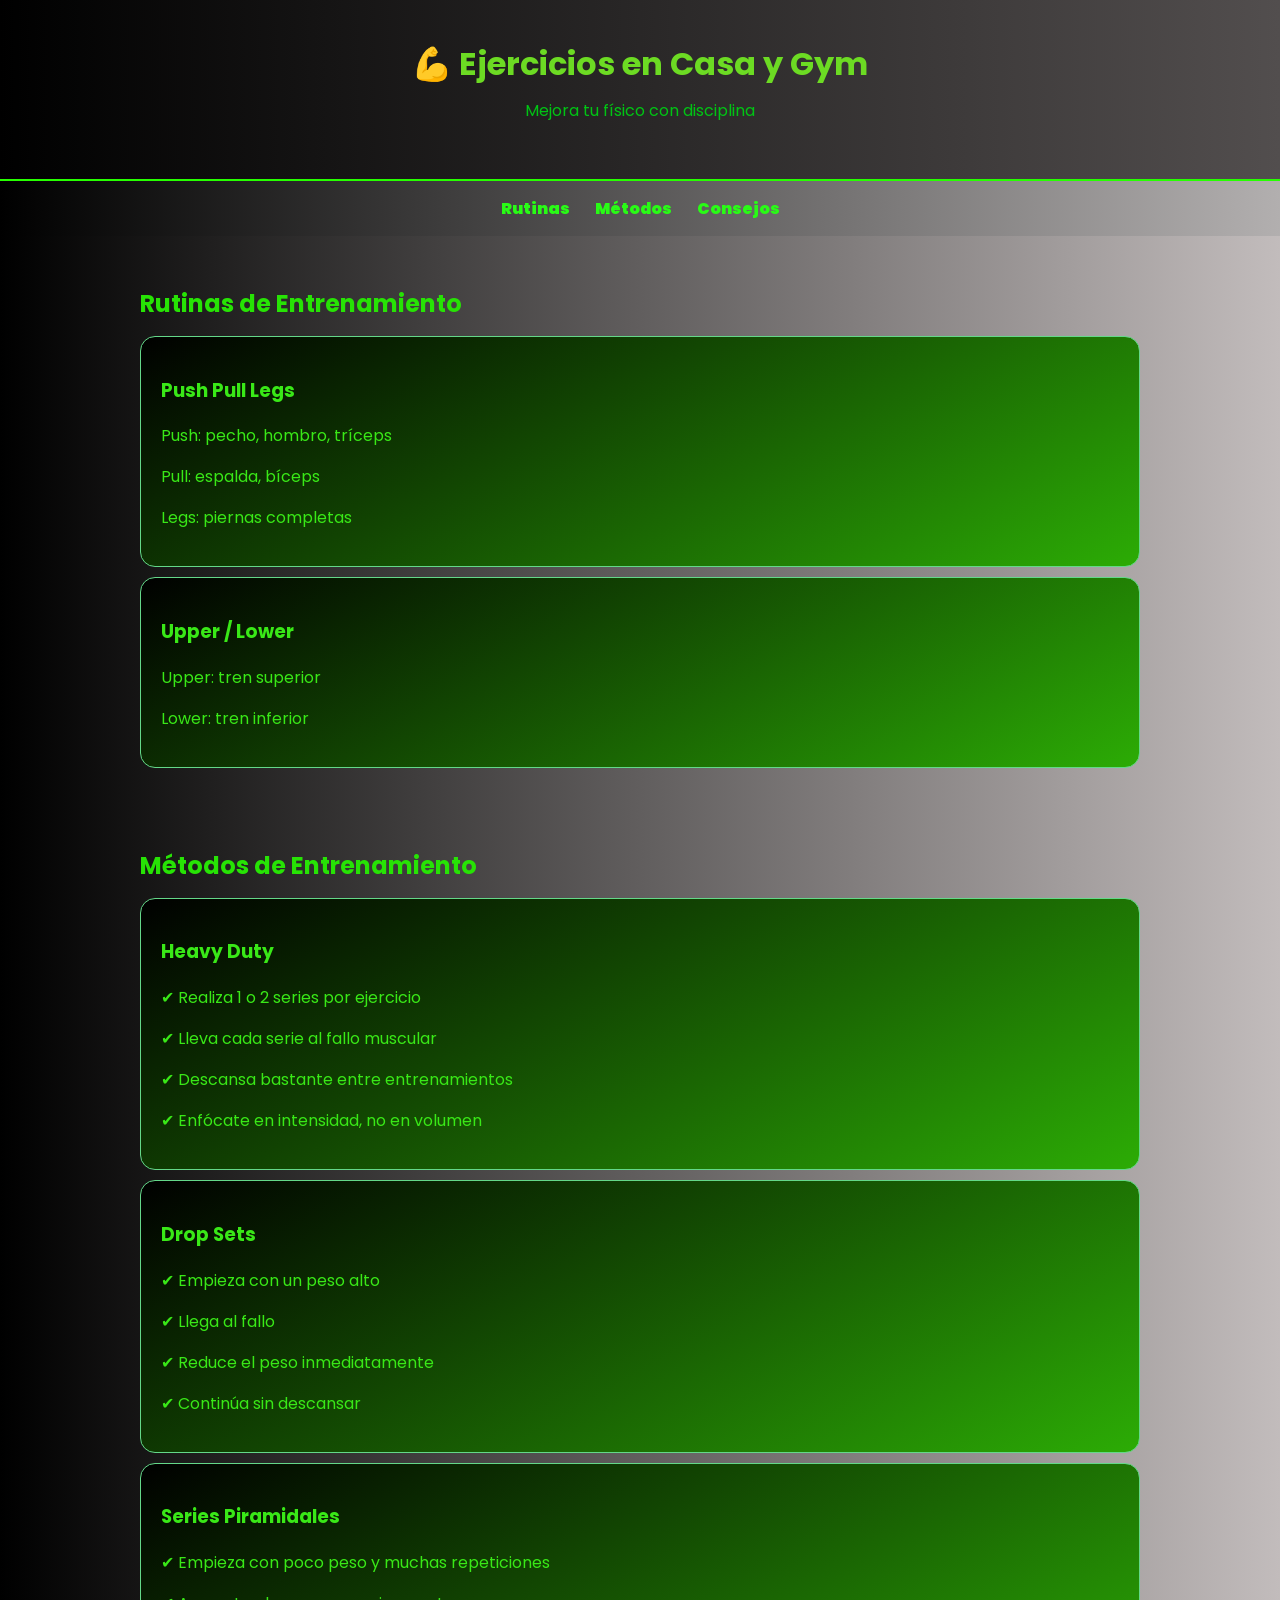
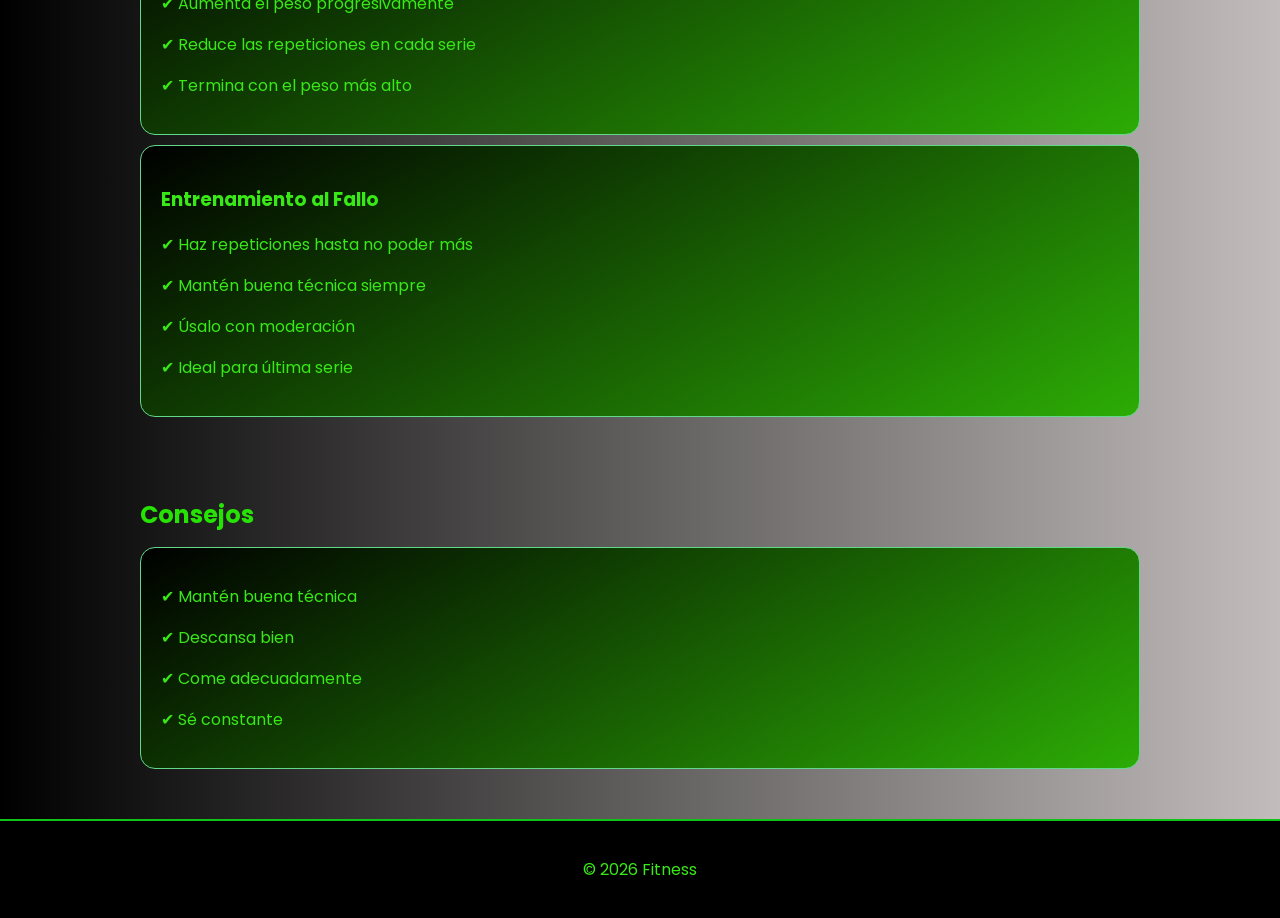
<file: HEAL MIND/HEAL-MIND/ejercicio.html>
<!DOCTYPE html>
<html lang="es">
<head>
  <meta charset="UTF-8">
  <meta name="viewport" content="width=device-width, initial-scale=1.0">
  <title>Ejercicios</title>
  <link rel="stylesheet" href="ejercicios.css">
  <link href="https://fonts.googleapis.com/css2?family=Poppins:wght@300;400;600&display=swap" rel="stylesheet">
</head>
<body>

<header>
  <h1>💪 Ejercicios en Casa y Gym</h1>
  <p>Mejora tu físico con disciplina</p>
</header>

<nav>
  <a href="#rutinas">Rutinas</a>
  <a href="#metodos">Métodos</a>
  <a href="#consejos">Consejos</a>
</nav>

<section id="rutinas">
  <h2>Rutinas de Entrenamiento</h2>

  <div class="grid">
    <div class="card">
      <h3>Push Pull Legs</h3>
      <p>Push: pecho, hombro, tríceps</p>
      <p>Pull: espalda, bíceps</p>
      <p>Legs: piernas completas</p>
    </div>

    <div class="card">
      <h3>Upper / Lower</h3>
      <p>Upper: tren superior</p>
      <p>Lower: tren inferior</p>
    </div>
  </div>

</section>

<section id="metodos">
  <h2>Métodos de Entrenamiento</h2>

  <div class="grid">
    <div class="card">
      <h3>Heavy Duty</h3>
      <p>✔ Realiza 1 o 2 series por ejercicio</p>
      <p>✔ Lleva cada serie al fallo muscular</p>
      <p>✔ Descansa bastante entre entrenamientos</p>
      <p>✔ Enfócate en intensidad, no en volumen</p>
    </div>

    <div class="card">
      <h3>Drop Sets</h3>
      <p>✔ Empieza con un peso alto</p>
      <p>✔ Llega al fallo</p>
      <p>✔ Reduce el peso inmediatamente</p>
      <p>✔ Continúa sin descansar</p>
    </div>

    <div class="card">
      <h3>Series Piramidales</h3>
      <p>✔ Empieza con poco peso y muchas repeticiones</p>
      <p>✔ Aumenta el peso progresivamente</p>
      <p>✔ Reduce las repeticiones en cada serie</p>
      <p>✔ Termina con el peso más alto</p>
    </div>

    <div class="card">
      <h3>Entrenamiento al Fallo</h3>
      <p>✔ Haz repeticiones hasta no poder más</p>
      <p>✔ Mantén buena técnica siempre</p>
      <p>✔ Úsalo con moderación</p>
      <p>✔ Ideal para última serie</p>
    </div>
  </div>

</section>

<section id="consejos">
  <h2>Consejos</h2>

  <div class="card">
    <p>✔ Mantén buena técnica</p>
    <p>✔ Descansa bien</p>
    <p>✔ Come adecuadamente</p>
    <p>✔ Sé constante</p>
  </div>

</section>

<footer>
  <p>© 2026 Fitness</p>
</footer>

</body>
</html>
</file>
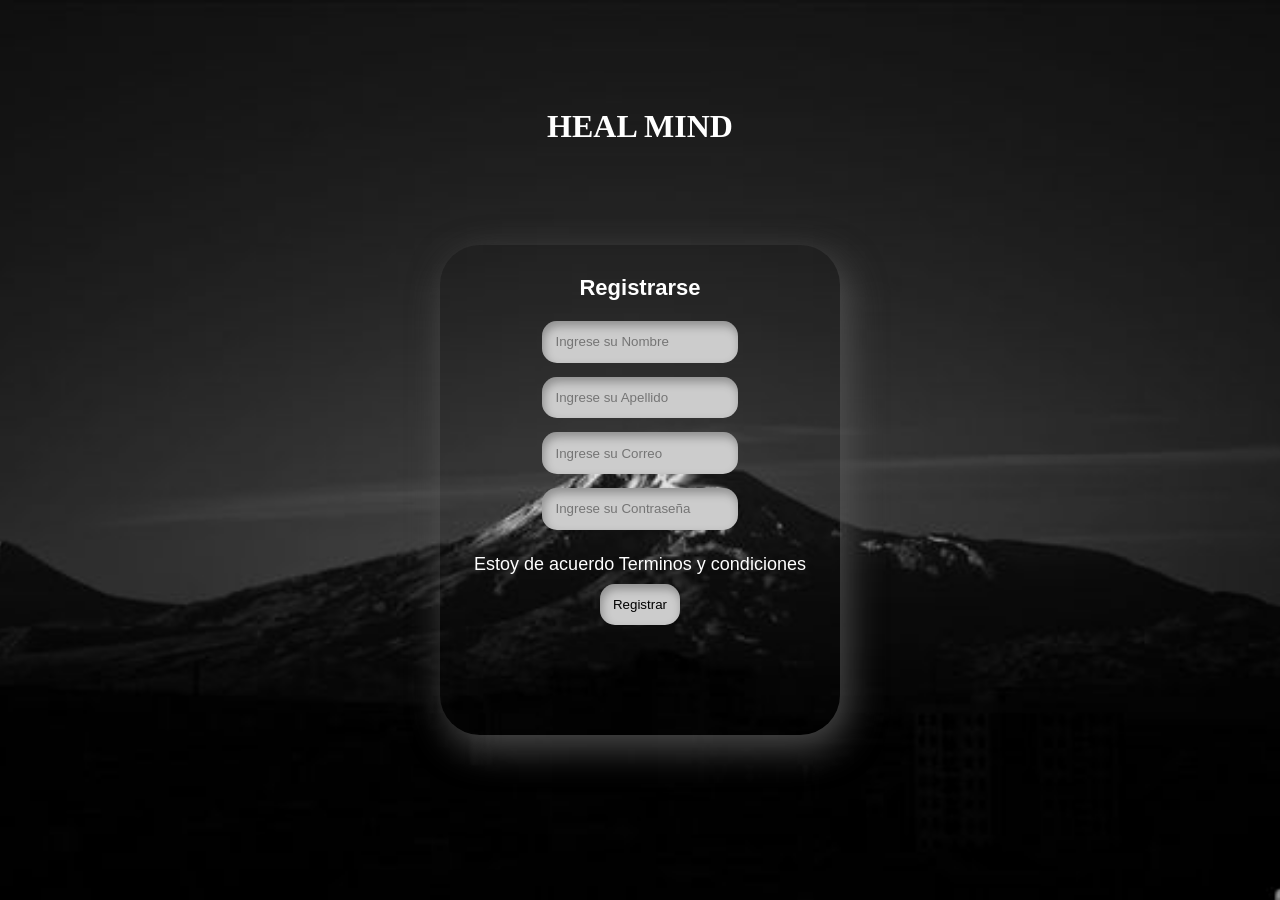
<file: HEAL MIND/HEAL-MIND/registrar.html>
<!DOCTYPE html>
<html lang="en">
<head>
    <meta charset="UTF-8">
    <meta name="viewport" content="width=device-width, initial-scale=1.0">
    <title>Registrar</title>
    <link rel="stylesheet" href="registrar.css">
</head>
<body>
    
 
<br>
<br>
<br>
<br>
<br>
<br>   
<center>
<form action="12.html">
    <div align="right">
    </div>
    <h1 style="color: white;">HEAL MIND</h1>
    <section class="form-registro">
<h4> Registrarse </h4>
    <input class="controls" type="text" name="Nombre" id="Correo" placeholder="Ingrese su Nombre">
    <input class="controls" type="text" name="Apellido" id="Correo" placeholder="Ingrese su Apellido">
    <input class="controls" type="email" name="Correo" id="Correo" placeholder="Ingrese su Correo">
    <input class="controls" type="password" name="Contraseña" id="password" placeholder="Ingrese su Contraseña">
    
    <p style="color: white;">Estoy de acuerdo <a href="#">Terminos y condiciones</a></p>
    <input class="botons" type="submit" value="Registrar">
    <p><a href="registrar.html"></a></p>
    </form>
    </a></p>
    </section>
</center>

</body>
</html>
</file>
<file: HEAL MIND/HEAL-MIND/ejercicios.css>
body {
  margin: 0;
  font-family: 'Poppins', sans-serif;
 background: linear-gradient(90deg, #000000, #c2bcbc);
  color: #39e817;
}

header {
  text-align: center;
  padding: 40px 20px;
  background: linear-gradient(90deg, #000000, #524e4e);
  border-bottom: 2px solid rgb(38, 255, 0);
}

header h1 {
  color: rgb(108, 219, 35);
  margin: 0;

}

header p {
  color: #00c414;
  margin-top: 10px;
}

nav {
  display: flex;
  justify-content: center;
  gap: 25px;
 background: linear-gradient(90deg, #000000, #b2afaf);
  padding: 15px;
}

nav a {
  color: rgb(41, 251, 22);
  text-decoration: none;
  font-weight: 1000;
  transition: 0.3s;
}

nav a:hover {
  color: rgb(38, 255, 0);
  transform: scale(1.1);
}

section {
  padding: 30px 20px;
  max-width: 1000px;
  margin: auto;
}

h2 {
  color: rgb(39, 227, 5);
  margin-bottom: 15px;
}

.card {
  background: #000000;
  padding: 20px;
  border-radius: 15px;
  border: 1px solid #64d889;
  background: linear-gradient(150deg, #000000, #2cac05);
  transition: 0.2s;
margin-top: 10px;

}

.card:hover {
  transform: translateY(-5px);
  box-shadow: 0 0 20px rgba(0, 0, 0, 0.3);
}

footer {
  text-align: center;
  padding: 20px;
  background: #000000;
  border-top: 2px solid rgb(16, 195, 25);
  margin-top: 20px;
}
</file>
<file: HEAL MIND/HEAL-MIND/registrar.css>
body {
  background-image: url(MOUNTAIN.jpg);
   background-position: center;
   background-repeat: no-repeat;
   background-size: cover;
   background-attachment: fixed;
}

  
  * {
    margin: 0;
    padding: 0;
    box-sizing: border-box;
    
    
}
  
.form-registro {
    width: 400px;
     background-color: rgba(0, 0, 0, 0.11);
    padding: 30px;
    margin: auto;
    margin-top: 100px;
    border-radius: 40px;
    font-family: 'Gill Sans', 'Gill Sans MT', Calibri, 'Trebuchet MS', sans-serif;
    color: white;
    box-shadow:  7px 13px 37px #575757dc;
}
  
  
.form-registro h4 {
    font-size: 22px;
    margin-bottom: 20px;
}
  
.controls {
    margin-bottom: 14px;
}
  
.form-registro p {
    height: 40px;
    text-align: center;
    font-size: 18px;
    line-height: 40px;
}
  
  .form-registro a {
    color: white;
    text-decoration: none;
}
  
.form-registro a:hover {
    color: white;
    text-decoration: underline;
}
  
  
input {
    border: none;
    outline: none;
    border-radius: 15px;
    padding: 1em;
    background-color: #ccc;
    box-shadow: inset 2px 5px 10px rgba(0,0,0,0.3);
    transition: 300ms ease-in-out;
}
  
  
  
.input {
    border: none;
    outline: none;
    border-radius: 15px;
    padding: 1em;
    background-color: #ccc;
    box-shadow: inset 2px 5px 10px rgba(0,0,0,0.3);
    transition: 300ms ease-in-out;
}
</file>
